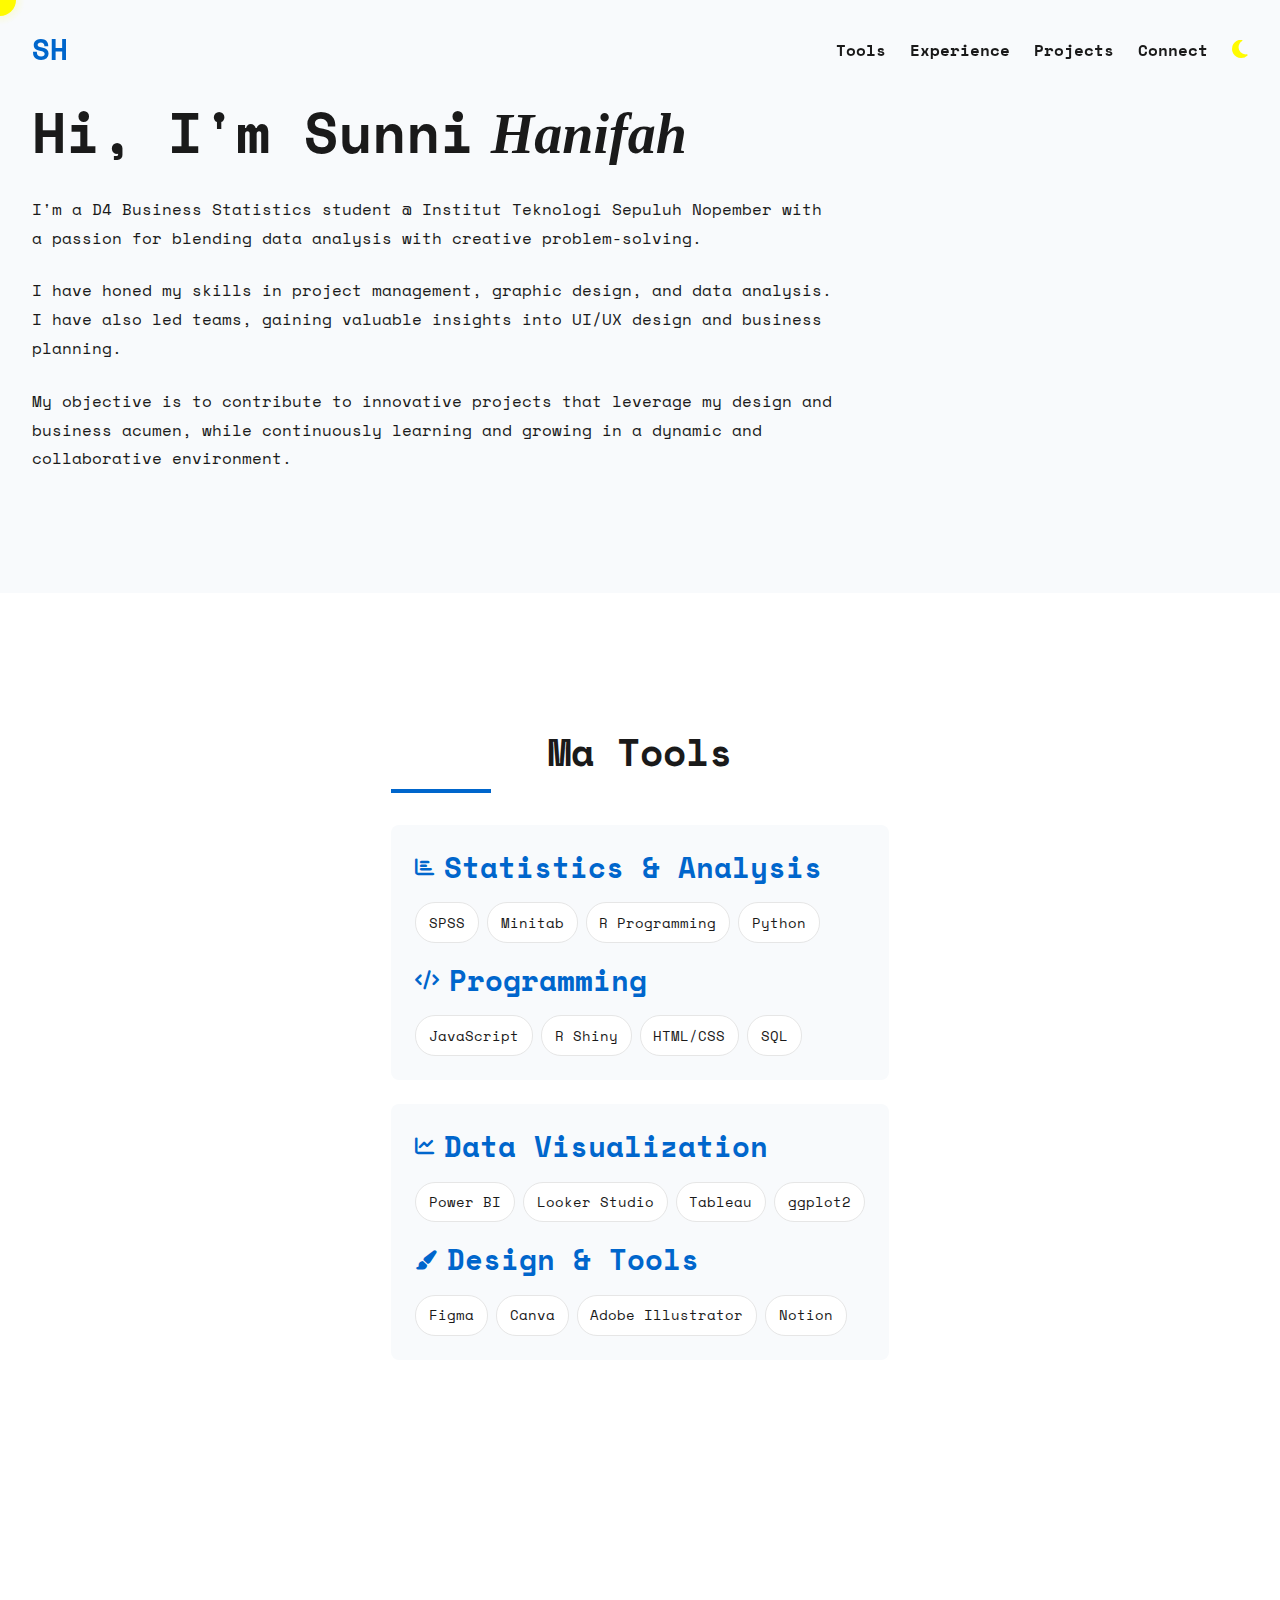
<file: index.html>
<!DOCTYPE html>
<html lang="en">
<head>
    <meta charset="UTF-8">
    <meta name="viewport" content="width=device-width, initial-scale=1.0">
    <title>Sunni Hanifah | Portfolio</title>
    <link rel="stylesheet" href="https://cdnjs.cloudflare.com/ajax/libs/font-awesome/6.4.0/css/all.min.css">
    <link href="https://fonts.googleapis.com/css2?family=Space+Mono:wght@400;700&display=swap" rel="stylesheet">
    <style>
        /* ===== CSS VARIABLES ===== */
        :root {
            --primary: #0066cc;
            --highlight: #fffb00;
            --white: #ffffff;
            --off-white: #f8fafc;
            --dark: #1a1a1a;
            --gray: #e6e6e6;
            --dark-gray: #333333;
            
            /* Cursor variables */
            --cursor-color: var(--highlight);
            --cursor-size: 32px;
            --outline-color: #FFA500;
            --outline-width: 4px;
            --outline-jaggedness: 3px;
        }

        .dark-mode {
            --cursor-color: #F5F5F5;
            --outline-color: #AAAAAA;
        }

        /* ===== BASE STYLES ===== */
        * {
            margin: 0;
            padding: 0;
            box-sizing: border-box;
            cursor: none !important;
        }

        body {
            font-family: 'Space Mono', monospace;
            color: var(--dark);
            background-color: var(--white);
            line-height: 1.8;
            transition: background 0.5s, color 0.5s;
        }

        .dark-mode {
            background-color: var(--dark);
            color: var(--white);
        }

        /* ===== CUSTOM CURSOR STYLES ===== */
        .cursor {
            position: fixed;
            width: var(--cursor-size);
            height: var(--cursor-size);
            border-radius: 50%;
            background: var(--cursor-color);
            pointer-events: none;
            z-index: 9999;
            transform: translate(-50%, -50%);
            transition: transform 0.1s, width 0.3s, height 0.3s;
        }

        .cursor::before {
            content: '';
            position: absolute;
            top: 50%;
            left: 50%;
            width: calc(100% + var(--outline-width) * 2 + var(--outline-jaggedness) * 2);
            height: calc(100% + var(--outline-width) * 2 + var(--outline-jaggedness) * 2);
            background: var(--outline-color);
            transform: translate(-50%, -50%);
            border-radius: 50%;
            z-index: -1;
            clip-path: polygon(
                0% 20%, 10% 15%, 20% 20%, 30% 10%, 40% 20%,
                50% 5%, 60% 20%, 70% 15%, 80% 25%, 90% 10%,
                100% 20%, 90% 30%, 80% 25%, 70% 35%, 60% 30%,
                50% 35%, 40% 30%, 30% 40%, 20% 30%, 10% 35%,
                0% 30%
            );
            animation: rotateOutline 4s infinite linear;
        }

        .cursor::after {
            content: '';
            position: absolute;
            top: 50%;
            left: 50%;
            width: calc(var(--cursor-size) * 1.8);
            height: calc(var(--cursor-size) * 1.8);
            background: radial-gradient(
                circle,
                var(--cursor-color) 0%,
                transparent 60%
            );
            transform: translate(-50%, -50%);
            border-radius: 50%;
            opacity: 0.3;
            z-index: -2;
            transition: all 0.3s;
        }

        .dark-mode .cursor::after {
            width: calc(var(--cursor-size) * 1.5);
            height: calc(var(--cursor-size) * 1.5);
            background: radial-gradient(
                circle,
                transparent 0%,
                transparent 30%,
                var(--cursor-color) 30%,
                var(--cursor-color) 100%
            );
            box-shadow: -5px -5px 0 0 var(--cursor-color);
            opacity: 0.2;
        }

        @keyframes rotateOutline {
            0% { transform: translate(-50%, -50%) rotate(0deg); }
            100% { transform: translate(-50%, -50%) rotate(360deg); }
        }

        .cursor.hovered {
            transform: translate(-50%, -50%) scale(1.2);
        }

        .cursor.hovered::before {
            animation: rotateOutline 1s infinite linear;
        }

        .cursor.blue {
            background: var(--primary);
        }
        .cursor.yellow {
            background: var(--highlight);
        }

        section {
            min-height: 100vh;
            padding: 8rem 5rem;
            display: flex;
            flex-direction: column;
            justify-content: center;
            opacity: 0;
            transform: translateY(20px);
            transition: opacity 0.8s, transform 0.8s;
        }

        section.visible {
            opacity: 1;
            transform: translateY(0);
        }

        h1, h2, h3, h4 {
            font-weight: 700;
            margin-bottom: 1.5rem;
            line-height: 1.3;
        }

        h1 {
            font-size: 3.5rem;
        }

        h2 {
            font-size: 2.5rem;
            position: relative;
            padding-bottom: 1rem;
        }

        h2::after {
            content: '';
            display: block;
            width: 100px;
            height: 4px;
            background: var(--primary);
            position: absolute;
            bottom: 0;
            left: 0;
        }

        h3 {
            font-size: 1.8rem;
        }

        h4 {
            font-size: 1.3rem;
        }

        p, li {
            font-size: 1.1rem;
            margin-bottom: 1.5rem;
            max-width: 800px;
        }

        ul {
            list-style-position: outside;
            padding-left: 1.5rem;
            margin-bottom: 2rem;
        }

        li {
            margin-bottom: 0.8rem;
        }

        .highlight {
            background-color: var(--highlight);
            padding: 0 0.2em;
            box-shadow: 3px 0 0 var(--highlight), -3px 0 0 var(--highlight);
        }

        /* ===== MIXED FONT FOR NAME ===== */
        .name-container {
            display: flex;
            align-items: baseline;
            flex-wrap: wrap;
        }

        .name-mono {
            font-family: 'Space Mono', monospace;
            font-weight: 700;
        }

        .name-italic {
            font-family: 'Times New Roman', Times, serif;
            font-style: italic;
            margin-left: 0.3em;
        }

        /* ===== NAVIGATION ===== */
        nav {
            position: fixed;
            top: 0;
            left: 0;
            width: 100%;
            padding: 2rem 5rem;
            display: flex;
            justify-content: space-between;
            align-items: center;
            z-index: 1000;
            background: transparent;
            transition: all 0.5s;
        }

        nav.scrolled {
            background: rgba(255, 255, 255, 0.95);
            backdrop-filter: blur(10px);
            border-bottom: 1px solid var(--gray);
        }

        .dark-mode nav.scrolled {
            background: rgba(26, 26, 26, 0.95);
            border-bottom: 1px solid var(--dark-gray);
        }

        .nav-logo {
            font-size: 1.8rem;
            font-weight: 700;
            color: var(--primary);
        }

        .nav-links {
            display: flex;
            gap: 3rem;
        }

        .nav-links a {
            text-decoration: none;
            color: inherit;
            position: relative;
            font-weight: 700;
        }

        .nav-links a::after {
            content: '';
            position: absolute;
            width: 0;
            height: 2px;
            bottom: -3px;
            left: 0;
            background: var(--primary);
            transition: width 0.3s;
        }

        .nav-links a:hover::after {
            width: 100%;
        }

        .theme-toggle {
            background: none;
            border: none;
            color: var(--highlight);
            cursor: pointer;
            font-size: 1.3rem;
            margin-left: 2rem;
        }

        /* ===== HERO SECTION ===== */
        #hero {
            background: var(--off-white);
            text-align: left;
        }

        .dark-mode #hero {
            background: var(--dark-gray);
        }

        .hero-content {
            max-width: 900px;
        }

        /* ===== SKILLS SECTION ===== */
        #skills {
            background: var(--white);
        }

        .dark-mode #skills {
            background: var(--dark);
        }

        .skills-container {
            max-width: 900px;
            margin: 0 auto;
        }

        .skills-grid {
            display: grid;
            grid-template-columns: repeat(auto-fit, minmax(250px, 1fr));
            gap: 2rem;
            margin-top: 2rem;
        }

        .skill-category {
            background: var(--off-white);
            border-radius: 8px;
            padding: 1.5rem;
            transition: transform 0.3s;
        }

        .dark-mode .skill-category {
            background: var(--dark-gray);
        }

        .skill-category:hover {
            transform: translateY(-5px);
        }

        .skill-category h3 {
            color: var(--primary);
            display: flex;
            align-items: center;
            margin-bottom: 1rem;
        }

        .skill-category h3 i {
            margin-right: 10px;
            font-size: 1.2rem;
        }

        .skill-items {
            display: flex;
            flex-wrap: wrap;
            gap: 0.8rem;
        }

        .skill-item {
            background: var(--white);
            padding: 0.5rem 1rem;
            border-radius: 20px;
            font-size: 0.9rem;
            border: 1px solid var(--gray);
            transition: all 0.3s;
        }

        .dark-mode .skill-item {
            background: var(--dark);
            border-color: var(--dark-gray);
        }

        .skill-item:hover {
            background: var(--primary);
            color: white;
            transform: scale(1.05);
        }

        /* ===== EXPERIENCE SECTION ===== */
        #experience {
            background: var(--off-white);
        }

        .dark-mode #experience {
            background: var(--dark-gray);
        }

        .experience-container {
            display: grid;
            grid-template-columns: repeat(auto-fill, minmax(300px, 1fr));
            gap: 2rem;
            margin-top: 3rem;
        }

        .experience-card {
            background: var(--white);
            border: 2px solid var(--primary);
            border-radius: 8px;
            padding: 1.5rem;
            cursor: grab;
            transition: all 0.3s ease;
            position: relative;
            user-select: none;
        }

        .dark-mode .experience-card {
            background: var(--dark-gray);
        }

        .experience-card:hover {
            transform: translateY(-5px);
            box-shadow: 0 10px 20px rgba(0, 0, 0, 0.1);
        }

        .experience-card:active {
            cursor: grabbing;
        }

        .experience-card.dragging {
            z-index: 100;
            box-shadow: 0 15px 30px rgba(0, 0, 0, 0.2);
        }

        .experience-card h3 {
            color: var(--primary);
            margin-bottom: 0.5rem;
        }

        .experience-card .duration {
            font-style: italic;
            color: var(--dark-gray);
            margin-bottom: 1rem;
            font-size: 0.9rem;
        }

        .dark-mode .experience-card .duration {
            color: var(--gray);
        }

        .experience-card ul {
            padding-left: 1rem;
            margin-bottom: 0;
        }

        .experience-card li {
            font-size: 0.95rem;
            margin-bottom: 0.5rem;
        }

        /* ===== PROJECTS SECTION ===== */
        #projects {
            background: var(--white);
        }

        .dark-mode #projects {
            background: var(--dark);
        }

        .projects-title {
            font-size: 2.5rem;
            cursor: pointer;
            display: inline-block;
            transition: transform 0.3s, color 0.3s;
        }

        .projects-title:hover {
            color: var(--primary);
        }

        .projects-subtitle {
            font-size: 1.2rem;
            margin-bottom: 3rem;
        }

        .projects-grid {
            display: grid;
            grid-template-columns: repeat(auto-fit, minmax(300px, 1fr));
            gap: 2rem;
        }

        .project-card {
            height: 350px;
            background-color: var(--gray);
            border-radius: 8px;
            overflow: hidden;
            position: relative;
            transition: transform 0.3s, box-shadow 0.3s;
        }

        .dark-mode .project-card {
            background-color: var(--dark-gray);
        }

        .project-card:hover {
            transform: translateY(-5px);
            box-shadow: 0 10px 20px rgba(0,0,0,0.1);
        }

        .project-image {
            width: 100%;
            height: 100%;
            object-fit: cover;
        }

        .project-overlay {
            position: absolute;
            bottom: 0;
            left: 0;
            right: 0;
            background: rgba(0,0,0,0.8);
            color: white;
            padding: 1.5rem;
            transform: translateY(100%);
            transition: transform 0.3s;
        }

        .project-card:hover .project-overlay {
            transform: translateY(0);
        }

        .project-name {
            font-size: 1.5rem;
            margin-bottom: 0.5rem;
        }

        .project-date {
            font-size: 0.9rem;
            opacity: 0.8;
            margin-bottom: 1rem;
        }

        .project-description {
            font-size: 0.95rem;
            margin-bottom: 1rem;
            line-height: 1.6;
        }

        .project-tags {
            display: flex;
            flex-wrap: wrap;
            gap: 0.5rem;
            margin-bottom: 1rem;
        }

        .project-tag {
            background: var(--primary);
            color: white;
            padding: 0.3rem 0.8rem;
            border-radius: 20px;
            font-size: 0.8rem;
        }

        .view-project {
            display: inline-block;
            margin-top: 0.5rem;
            color: var(--highlight);
            text-decoration: none;
            font-weight: 700;
            transition: all 0.3s;
        }

        .view-project:hover {
            transform: translateX(5px);
        }

        /* ===== SOCIAL MEDIA SECTION ===== */
        #social-media {
            background: var(--off-white);
            padding: 8rem 5rem;
            overflow: hidden;
            position: relative;
        }

        .dark-mode #social-media {
            background: var(--dark-gray);
        }

        .social-container {
            display: flex;
            flex-wrap: wrap;
            justify-content: center;
            gap: 2rem;
            padding: 2rem 0;
            position: relative;
        }

        .social-item {
            font-size: 2.5rem;
            color: var(--dark);
            transition: all 0.5s ease;
            position: relative;
            cursor: pointer;
            padding: 1rem;
            z-index: 2;
            text-decoration: none;
        }

        .dark-mode .social-item {
            color: var(--white);
        }

        .social-item:hover {
            transform: scale(1.2) rotate(10deg);
        }

        .social-title {
            font-size: 2.5rem;
            margin-bottom: 3rem;
            position: relative;
            text-align: center;
        }

        .social-title::after {
            content: '';
            display: block;
            width: 100px;
            height: 4px;
            background: var(--primary);
            position: absolute;
            bottom: -10px;
            left: 50%;
            transform: translateX(-50%);
        }

        /* Zigzag animation classes */
        .social-item.zigzag-1 { animation: zigzag1 8s infinite alternate; }
        .social-item.zigzag-2 { animation: zigzag2 7s infinite alternate-reverse; }
        .social-item.zigzag-3 { animation: zigzag3 9s infinite alternate; }
        .social-item.zigzag-4 { animation: zigzag4 6s infinite alternate-reverse; }
        .social-item.zigzag-5 { animation: zigzag1 7.5s infinite alternate; }
        .social-item.zigzag-6 { animation: zigzag2 8.5s infinite alternate-reverse; }
        .social-item.zigzag-7 { animation: zigzag3 7s infinite alternate; }
        .social-item.zigzag-8 { animation: zigzag4 9s infinite alternate-reverse; }

        @keyframes zigzag1 {
            0%, 100% { transform: translate(0, 0) rotate(0deg); }
            25% { transform: translate(20px, -20px) rotate(5deg); }
            50% { transform: translate(-20px, 20px) rotate(-5deg); }
            75% { transform: translate(20px, 20px) rotate(5deg); }
        }

        @keyframes zigzag2 {
            0%, 100% { transform: translate(0, 0) rotate(0deg); }
            25% { transform: translate(-20px, -20px) rotate(-5deg); }
            50% { transform: translate(20px, 20px) rotate(5deg); }
            75% { transform: translate(-20px, 20px) rotate(-5deg); }
        }

        @keyframes zigzag3 {
            0%, 100% { transform: translate(0, 0) rotate(0deg); }
            25% { transform: translate(15px, -15px) rotate(3deg); }
            50% { transform: translate(-15px, 15px) rotate(-3deg); }
            75% { transform: translate(15px, 15px) rotate(3deg); }
        }

        @keyframes zigzag4 {
            0%, 100% { transform: translate(0, 0) rotate(0deg); }
            25% { transform: translate(-15px, -15px) rotate(-3deg); }
            50% { transform: translate(15px, 15px) rotate(3deg); }
            75% { transform: translate(-15px, 15px) rotate(-3deg); }
        }

        /* Cursor effects */
        .social-item.blue-hover:hover {
            color: var(--primary);
            animation-play-state: paused;
        }

        .social-item.yellow-hover:hover {
            color: var(--highlight);
            animation-play-state: paused;
        }

        /* ===== RESPONSIVE DESIGN ===== */
        @media (max-width: 768px) {
            section {
                padding: 6rem 2rem;
            }

            h1 {
                font-size: 2.5rem;
            }

            h2 {
                font-size: 2rem;
            }

            .name-container {
                flex-direction: column;
                align-items: flex-start;
            }
            
            .name-italic {
                margin-left: 0;
                margin-top: 0.3rem;
            }

            nav {
                padding: 1.5rem 2rem;
            }

            .nav-links {
                gap: 1.5rem;
            }

            .projects-grid {
                grid-template-columns: 1fr;
            }

            .experience-container {
                grid-template-columns: 1fr;
            }

            #social-media {
                padding: 6rem 2rem;
            }
            
            .social-item {
                font-size: 2rem;
                padding: 0.8rem;
            }
            
            .social-title {
                font-size: 2rem;
            }
            
            /* Adjust cursor size for mobile */
            :root {
                --cursor-size: 24px;
            }
        }
    </style>
</head>
<body>
    <!-- Custom Cursor -->
    <div class="cursor"></div>

  <!-- Navigation -->
    <nav style="padding: 1.5rem 2rem;">
        <div class="nav-logo">SH</div>
        <div class="nav-links" style="gap: 1.5rem; flex-wrap: wrap;">
            <a href="#skills">Tools</a>
            <a href="#experience">Experience</a>
            <a href="#projects">Projects</a>
            <a href="#social-media">Connect</a>
            <button class="theme-toggle" style="margin-left: 0;">
                <i class="fas fa-moon"></i>
            </button>
        </div>
    </nav>


    <!-- Hero Section -->
    <section id="hero" style="padding: 6rem 2rem; min-height: auto;">
        <div class="hero-content">
            <h1 style="font-size: clamp(2rem, 5vw, 3.5rem);">
                <span class="name-container">
                    <span class="name-mono">Hi, I'm Sunni</span>
                    <span class="name-italic">Hanifah</span>
                </span>
            </h1>
            <p style="font-size: clamp(1rem, 1.2vw, 1.1rem);">I'm a D4 Business Statistics student @ Institut Teknologi Sepuluh Nopember with a passion for blending data analysis with creative problem-solving.</p>
            <p style="font-size: clamp(1rem, 1.2vw, 1.1rem);">I have honed my skills in project management, graphic design, and data analysis. I have also led teams, gaining valuable insights into UI/UX design and business planning. </p>
            <p style="font-size: clamp(1rem, 1.2vw, 1.1rem);">My objective is to contribute to innovative projects that leverage my design and business acumen, while continuously learning and growing in a dynamic and collaborative environment.</p>
        </div>
    </section>

   <section id="skills" style="padding: 6rem 2rem;">
        <div class="skills-container">
            <h2 style="text-align: center; font-size: clamp(1.8rem, 3vw, 2.5rem);">Ma Tools</h2>
            
            <div class="skills-grid" style="grid-template-columns: repeat(auto-fit, minmax(250px, 1fr)); gap: 1.5rem;">
                <!-- Column 1 -->
                <div class="skill-category">
                    <h3><i class="fas fa-chart-bar"></i> Statistics & Analysis</h3>
                    <div class="skill-items" style="gap: 0.5rem;">
                        <span class="skill-item" style="padding: 0.4rem 0.8rem;">SPSS</span>
                        <span class="skill-item" style="padding: 0.4rem 0.8rem;">Minitab</span>
                        <span class="skill-item" style="padding: 0.4rem 0.8rem;">R Programming</span>
                        <span class="skill-item" style="padding: 0.4rem 0.8rem;">Python</span>
                    </div>
                    
                    <h3 style="margin-top: 1.2rem;"><i class="fas fa-code"></i> Programming</h3>
                    <div class="skill-items" style="gap: 0.5rem;">
                        <span class="skill-item" style="padding: 0.4rem 0.8rem;">JavaScript</span>
                        <span class="skill-item" style="padding: 0.4rem 0.8rem;">R Shiny</span>
                        <span class="skill-item" style="padding: 0.4rem 0.8rem;">HTML/CSS</span>
                        <span class="skill-item" style="padding: 0.4rem 0.8rem;">SQL</span>
                    </div>
                </div>
                
                <!-- Column 2 -->
                <div class="skill-category">
                    <h3><i class="fas fa-chart-line"></i> Data Visualization</h3>
                    <div class="skill-items" style="gap: 0.5rem;">
                        <span class="skill-item" style="padding: 0.4rem 0.8rem;">Power BI</span>
                        <span class="skill-item" style="padding: 0.4rem 0.8rem;">Looker Studio</span>
                        <span class="skill-item" style="padding: 0.4rem 0.8rem;">Tableau</span>
                        <span class="skill-item" style="padding: 0.4rem 0.8rem;">ggplot2</span>
                    </div>
                    
                    <h3 style="margin-top: 1.2rem;"><i class="fas fa-paint-brush"></i> Design & Tools</h3>
                    <div class="skill-items" style="gap: 0.5rem;">
                        <span class="skill-item" style="padding: 0.4rem 0.8rem;">Figma</span>
                        <span class="skill-item" style="padding: 0.4rem 0.8rem;">Canva</span>
                        <span class="skill-item" style="padding: 0.4rem 0.8rem;">Adobe Illustrator</span>
                        <span class="skill-item" style="padding: 0.4rem 0.8rem;">Notion</span>
                    </div>
                </div>
            </div>
        </div>
    </section>

    <!-- Experience Section -->
    <section id="experience" style="padding: 6rem 2rem;">
        <h2 style="font-size: clamp(1.8rem, 3vw, 2.5rem);">What I've done n right now?</h2>
        
        <div class="experience-container" style="grid-template-columns: repeat(auto-fit, minmax(280px, 1fr)); gap: 1.5rem;">
            <!-- Experience cards with responsive padding -->
            <div class="experience-card" draggable="true" style="padding: 1.2rem;">
                <h3>Olfaction 2025: HIMADATA-ITS</h3>
                <div class="duration">Jun 2025 - Present</div>
                <div class="position">Head of Subdivision Infographic</div>
                <ul>
                    <li>Designed competition framework for Infographic Olympiad with 150+ participants</li>
                    <li>Coordinated judging panel of 5 industry professionals and academics</li>
                    <li>Processed and prepared real-world datasets for competition use</li>
                    <li>Managed team of 10 staff members to execute event logistics</li>
                </ul>
            </div>

            <!-- Other experience cards follow same pattern -->
            <div class="experience-card" draggable="true" style="padding: 1.2rem;">
                <h3>HIMADATA-ITS</h3>
                <div class="duration">Dec 2024 - Present</div>
                <div class="position">Staff of Bimbingan Prestasi Division</div>
                <ul>
                    <li>Researched and identified 20+ relevant competitions for statistics students</li>
                    <li>Developed and maintained comprehensive competition database</li>
                    <li>Created resources to help students prepare for case competitions</li>
                </ul>
            </div>
            
            <div class="experience-card" draggable="true" style="padding: 1.2rem;">
                <h3>Peta Scholar</h3>
                <div class="duration">May 2025 - Present</div>
                <div class="position">Research & Development Staff</div>
                <ul>
                    <li>Researched 50+ domestic and international scholarship opportunities</li>
                    <li>Developed comprehensive guides for application processes</li>
                    <li>Analyzed scholarship trends and success factors</li>
                    <li>Created interview preparation materials for applicants</li>
                </ul>
            </div>
            
            <div class="experience-card" draggable="true" style="padding: 1.2rem;">
                <h3>Programming Algorithm Assistant</h3>
                <div class="duration">Sep 2024 - Dec 2024</div>
                <div class="position">Teaching Assistant</div>
                <ul>
                    <li>Conducted weekly programming labs for 30+ students</li>
                    <li>Developed Python curriculum from intermediate to advanced concepts</li>
                    <li>Created supplemental materials to help students prepare for exams</li>
                    <li>Provided one-on-one tutoring for struggling students</li>
                </ul>
            </div>
            
            <div class="experience-card" draggable="true" style="padding: 1.2rem;">
                <h3>GERIGI ITS 2024</h3>
                <div class="duration">Jun 2024 - Aug 2024</div>
                <div class="position">Secretarial Staff</div>
                <ul>
                    <li>Managed data for 20 new students during orientation program</li>
                    <li>Served as primary mentor for incoming students</li>
                    <li>Developed peer connection initiatives to improve engagement</li>
                    <li>Created orientation materials and guides</li>
                </ul>
            </div>
            
            <div class="experience-card" draggable="true" style="padding: 1.2rem;">
                <h3>Ini Lho ITSI</h3>
                <div class="duration">Jan 2024</div>
                <div class="position">Head of IT</div>
                <ul>
                    <li>Managed IT team for high school tryout event with 500+ participants</li>
                    <li>Developed registration tracking system</li>
                    <li>Ensured smooth technical operations during event</li>
                    <li>Created documentation for future event organizers</li>
                </ul>
            </div>
        </div>
    </section>

    <!-- Projects Section -->
    <section id="projects" style="padding: 6rem 2rem;">
        <h2 class="projects-title" style="font-size: clamp(1.8rem, 3vw, 2.5rem); text-align: center;">My Projects</h2>
        <p class="projects-subtitle" style="text-align: center; font-size: clamp(1rem, 1.2vw, 1.2rem); margin-bottom: 2rem;">Interactive tools, visualizations, and designs I've created</p>
        
        <div class="projects-grid" style="grid-template-columns: repeat(auto-fit, minmax(280px, 1fr)); gap: 1.5rem;">
            <!-- Project 1 -->
            <div class="project-card" style="height: 280px;">
                <img src="fotoweb/WEBRBOKEM.png" alt="Bokem Calculator" class="project-image">
                <div class="project-overlay" style="padding: 1rem; text-align: center;">
                    <h3 class="project-name" style="font-size: clamp(1.2rem, 1.5vw, 1.5rem);">Bokem Calculator</h3>
                    <p class="project-date" style="font-size: clamp(0.8rem, 1vw, 0.9rem);">June 2025</p>
                    <p class="project-description" style="font-size: clamp(0.9rem, 1.1vw, 0.95rem); margin: 0.5rem auto; max-width: 90%;">
                        An interactive R Shiny application for statistical analysis.
                    </p>
                    <div class="project-tags" style="justify-content: center; gap: 0.4rem;">
                        <span class="project-tag" style="padding: 0.2rem 0.6rem; font-size: clamp(0.7rem, 0.9vw, 0.8rem);">R Shiny</span>
                        <span class="project-tag" style="padding: 0.2rem 0.6rem; font-size: clamp(0.7rem, 0.9vw, 0.8rem);">Statistics</span>
                    </div>
                    <a href="https://sunnidashboard.shinyapps.io/Checkbokemkamu/" class="view-project" style="font-size: clamp(0.9rem, 1.1vw, 1rem);">View Project →</a>
                </div>
            </div>
            
            <!-- Project 2 -->
            <div class="project-card" style="height: 280px;">
                <img src="fotoweb/weblovecalcu.png" alt="Love Calculator" class="project-image">
                <div class="project-overlay" style="padding: 1rem; text-align: center;">
                    <h3 class="project-name" style="font-size: clamp(1.2rem, 1.5vw, 1.5rem);">Love Calculator</h3>
                    <p class="project-date" style="font-size: clamp(0.8rem, 1vw, 0.9rem);">June 2025</p>
                    <p class="project-description" style="font-size: clamp(0.9rem, 1.1vw, 0.95rem); margin: 0.5rem auto; max-width: 90%;">
                        A fun interactive tool that calculates compatibility scores.
                    </p>
                    <div class="project-tags" style="justify-content: center; gap: 0.4rem;">
                        <span class="project-tag" style="padding: 0.2rem 0.6rem; font-size: clamp(0.7rem, 0.9vw, 0.8rem);">R Shiny</span>
                        <span class="project-tag" style="padding: 0.2rem 0.6rem; font-size: clamp(0.7rem, 0.9vw, 0.8rem);">UI/UX</span>
                    </div>
                    <a href="https://apsslucusunni.shinyapps.io/TestingurLovewithu/" class="view-project" style="font-size: clamp(0.9rem, 1.1vw, 1rem);">View Project →</a>
                </div>
            </div>
            
            <!-- Project 3 -->
            <div class="project-card" style="height: 280px;">
                <img src="fotoweb/webdorh.jpg" alt="UI/UX Design" class="project-image">
                <div class="project-overlay" style="padding: 1rem; text-align: center;">
                    <h3 class="project-name" style="font-size: clamp(1.2rem, 1.5vw, 1.5rem);">EcDorH UI/UX Design</h3>
                    <p class="project-date" style="font-size: clamp(0.8rem, 1vw, 0.9rem);">Oct - Nov 2024</p>
                    <p class="project-description" style="font-size: clamp(0.9rem, 1.1vw, 0.95rem); margin: 0.5rem auto; max-width: 90%;">
                        Complete UI/UX redesign for a campus organization website.
                    </p>
                    <div class="project-tags" style="justify-content: center; gap: 0.4rem;">
                        <span class="project-tag" style="padding: 0.2rem 0.6rem; font-size: clamp(0.7rem, 0.9vw, 0.8rem);">Figma</span>
                        <span class="project-tag" style="padding: 0.2rem 0.6rem; font-size: clamp(0.7rem, 0.9vw, 0.8rem);">UI/UX</span>
                   </div>
                    <a href="https://www.canva.com/design/DAGWmO2oCv8/NdsEsfyfPuWdSSk9HR1mRQ/edit" class="view-project" style="font-size: clamp(0.9rem, 1.1vw, 1rem);">View Project →</a>
                </div>
            </div>
            
            <!-- Project 4 -->
            <div class="project-card" style="height: 280px;">
                <img src="fotoweb/webbooksaniest.png" alt="Bookstore Prototype" class="project-image">
                <div class="project-overlay" style="padding: 1rem; text-align: center;">
                    <h3 class="project-name" style="font-size: clamp(1.2rem, 1.5vw, 1.5rem);">Bookstore Prototype</h3>
                    <p class="project-date" style="font-size: clamp(0.8rem, 1vw, 0.9rem);">June - July 2024</p>
                    <p class="project-description" style="font-size: clamp(0.9rem, 1.1vw, 0.95rem); margin: 0.5rem auto; max-width: 90%;">
                        A functional bookstore website prototype with inventory management.
                    </p>
                    <div class="project-tags" style="justify-content: center; gap: 0.4rem;">
                        <span class="project-tag" style="padding: 0.2rem 0.6rem; font-size: clamp(0.7rem, 0.9vw, 0.8rem);">HTML/CSS</span>
                        <span class="project-tag" style="padding: 0.2rem 0.6rem; font-size: clamp(0.7rem, 0.9vw, 0.8rem);">JavaScript</span>
                    </div>
                    <a href="https://sunnihn.github.io/booksaniest/index.html" class="view-project" style="font-size: clamp(0.9rem, 1.1vw, 1rem);">View Project →</a>
                </div>
            </div>
            
            <!-- Project 5 -->
            <div class="project-card" style="height: 280px;">
                <img src="fotoweb/infografis.png" alt="Infographic" class="project-image">
                <div class="project-overlay" style="padding: 1rem; text-align: center;">
                    <h3 class="project-name" style="font-size: clamp(1.2rem, 1.5vw, 1.5rem);">Employment in Indonesia</h3>
                    <p class="project-date" style="font-size: clamp(0.8rem, 1vw, 0.9rem);">Nov - Dec 2024</p>
                    <p class="project-description" style="font-size: clamp(0.9rem, 1.1vw, 0.95rem); margin: 0.5rem auto; max-width: 90%;">
                        Data visualization analyzing employment trends across provinces.
                    </p>
                    <div class="project-tags" style="justify-content: center; gap: 0.4rem;">
                        <span class="project-tag" style="padding: 0.2rem 0.6rem; font-size: clamp(0.7rem, 0.9vw, 0.8rem);">Data Viz</span>
                        <span class="project-tag" style="padding: 0.2rem 0.6rem; font-size: clamp(0.7rem, 0.9vw, 0.8rem);">Infographic</span>
                    </div>
                    <a href="https://www.canva.com/design/DAGZ1Z3JbaI/PM28POQjtd5PqPHrCk7DMQ/edit" class="view-project" style="font-size: clamp(0.9rem, 1.1vw, 1rem);">View Project →</a>
                </div>
            </div>

            <!-- Project 6 -->
            <div class="project-card" style="height: 280px;">
                <img src="fotoweb/etc.png" alt="Other Projects" class="project-image">
                <div class="project-overlay" style="padding: 1rem; text-align: center;">
                    <h3 class="project-name" style="font-size: clamp(1.2rem, 1.5vw, 1.5rem);">Other Projects</h3>
                    <p class="project-date" style="font-size: clamp(0.8rem, 1vw, 0.9rem);">Ongoing</p>
                    <p class="project-description" style="font-size: clamp(0.9rem, 1.1vw, 0.95rem); margin: 0.5rem auto; max-width: 90%;">
                        Collection of smaller projects including SQL and data analysis.
                    </p>
                    <div class="project-tags" style="justify-content: center; gap: 0.4rem;">
                        <span class="project-tag" style="padding: 0.2rem 0.6rem; font-size: clamp(0.7rem, 0.9vw, 0.8rem);">SQL</span>
                        <span class="project-tag" style="padding: 0.2rem 0.6rem; font-size: clamp(0.7rem, 0.9vw, 0.8rem);">Excel</span>
                    </div>
                    <a href="https://drive.google.com/drive/u/1/folders/13YbmHbd9k-hqUJFSY7D_7zxX3dHXXd4b" class="view-project" style="font-size: clamp(0.9rem, 1.1vw, 1rem);">View Projects →</a>
                </div>
            </div>
        </div>
    </section>

    <!-- Social Media Section - Made visible on mobile -->
    <section id="social-media" style="padding: 6rem 2rem; min-height: auto;">
        <h2 class="social-title" style="font-size: clamp(1.8rem, 3vw, 2.5rem);">Let's Connect</h2>
        <p style="text-align: center; margin-bottom: 2rem; font-size: clamp(1rem, 1.2vw, 1.1rem);">u can reach up me or just to say hello!</p>
        <div class="social-container" style="gap: 1.5rem; padding: 1rem 0;">
            <a href="https://www.linkedin.com/in/sunni-hanifah/" class="social-item blue-hover zigzag-1" style="font-size: clamp(1.8rem, 2.5vw, 2.5rem); padding: 0.8rem;"><i class="fab fa-linkedin"></i></a>
            <a href="https://www.instagram.com/sunnihn/" class="social-item yellow-hover zigzag-2" style="font-size: clamp(1.8rem, 2.5vw, 2.5rem); padding: 0.8rem;"><i class="fab fa-instagram"></i></a>
            <a href="https://github.com/sunnihn" class="social-item blue-hover zigzag-3" style="font-size: clamp(1.8rem, 2.5vw, 2.5rem); padding: 0.8rem;"><i class="fab fa-github"></i></a>
            <a href="mailto:sunnihanifah6@gmail.com" class="social-item yellow-hover zigzag-8" style="font-size: clamp(1.8rem, 2.5vw, 2.5rem); padding: 0.8rem;"><i class="fas fa-envelope"></i></a>
            <a href="https://www.facebook.com/sunni.hanifah" class="social-item blue-hover zigzag-5" style="font-size: clamp(1.8rem, 2.5vw, 2.5rem); padding: 0.8rem;"><i class="fab fa-facebook"></i></a>
        </div>
    </section>

    <!-- JavaScript -->
    <script>
        // Dark Mode Toggle with localStorage
        const themeToggle = document.querySelector('.theme-toggle');
        const body = document.body;
        const icon = themeToggle.querySelector('i');

        if (localStorage.getItem('theme') === 'dark') {
            body.classList.add('dark-mode');
            icon.classList.replace('fa-moon', 'fa-sun');
        }

        themeToggle.addEventListener('click', () => {
            body.classList.toggle('dark-mode');
            
            if (body.classList.contains('dark-mode')) {
                localStorage.setItem('theme', 'dark');
                icon.classList.replace('fa-moon', 'fa-sun');
            } else {
                localStorage.setItem('theme', 'light');
                icon.classList.replace('fa-sun', 'fa-moon');
            }
        });

        // Custom Cursor
        const cursor = document.querySelector('.cursor');
        
        document.addEventListener('mousemove', (e) => {
            cursor.style.left = e.clientX + 'px';
            cursor.style.top = e.clientY + 'px';
        });

        // Hover effects
        const interactiveElements = [
            ...document.querySelectorAll('a'),
            ...document.querySelectorAll('button'),
            ...document.querySelectorAll('.highlight'),
            ...document.querySelectorAll('.projects-title'),
            ...document.querySelectorAll('.project-card'),
            ...document.querySelectorAll('.experience-card'),
            ...document.querySelectorAll('.social-item'),
            ...document.querySelectorAll('.skill-item')
        ];

        interactiveElements.forEach(el => {
            el.addEventListener('mouseenter', () => {
                cursor.classList.add('hovered');
                
                if (el.classList.contains('blue-hover')) {
                    cursor.classList.add('blue');
                } else if (el.classList.contains('yellow-hover')) {
                    cursor.classList.add('yellow');
                }
            });
            
            el.addEventListener('mouseleave', () => {
                cursor.classList.remove('hovered', 'blue', 'yellow');
            });
        });

        // Scroll animations
        const sections = document.querySelectorAll('section');

        const observer = new IntersectionObserver((entries) => {
            entries.forEach(entry => {
                if (entry.isIntersecting) {
                    entry.target.classList.add('visible');
                }
            });
        }, { threshold: 0.1 });

        sections.forEach(section => {
            observer.observe(section);
        });

        // Navbar scroll effect
        window.addEventListener('scroll', () => {
            if (window.scrollY > 50) {
                document.querySelector('nav').classList.add('scrolled');
            } else {
                document.querySelector('nav').classList.remove('scrolled');
            }
        });

        // Smooth scrolling
        document.querySelectorAll('a[href^="#"]').forEach(anchor => {
            anchor.addEventListener('click', function(e) {
                e.preventDefault();
                document.querySelector(this.getAttribute('href')).scrollIntoView({
                    behavior: 'smooth'
                });
            });
        });

        // Experience Cards Drag and Double Click
        const experienceCards = document.querySelectorAll('.experience-card');
        let isDragging = false;
        let startX, startY;
        let originalPositions = [];

        experienceCards.forEach((card, index) => {
            const rect = card.getBoundingClientRect();
            originalPositions[index] = {
                left: rect.left,
                top: rect.top,
                parent: card.parentNode,
                nextSibling: card.nextSibling
            };
        });

        experienceCards.forEach((card, index) => {
            card.addEventListener('mousedown', (e) => {
                isDragging = true;
                card.classList.add('dragging');
                startX = e.clientX - card.getBoundingClientRect().left;
                startY = e.clientY - card.getBoundingClientRect().top;
                e.preventDefault();
            });

            document.addEventListener('mousemove', (e) => {
                if (!isDragging) return;
                
                const card = document.querySelector('.dragging');
                if (card) {
                    card.style.position = 'absolute';
                    card.style.left = `${e.clientX - startX}px`;
                    card.style.top = `${e.clientY - startY}px`;
                }
            });

            document.addEventListener('mouseup', (e) => {
                if (isDragging) {
                    isDragging = false;
                    const card = document.querySelector('.dragging');
                    if (card) {
                        card.classList.remove('dragging');
                    }
                }
            });

            card.addEventListener('dblclick', (e) => {
                const originalPos = originalPositions[index];
                card.style.transition = 'all 0.5s ease';
                card.style.position = 'static';
                
                if (originalPos.nextSibling) {
                    originalPos.parent.insertBefore(card, originalPos.nextSibling);
                } else {
                    originalPos.parent.appendChild(card);
                }
                
                setTimeout(() => {
                    card.style.transition = '';
                }, 500);
            });
        });
    </script>
</body>
</html>
</file>
